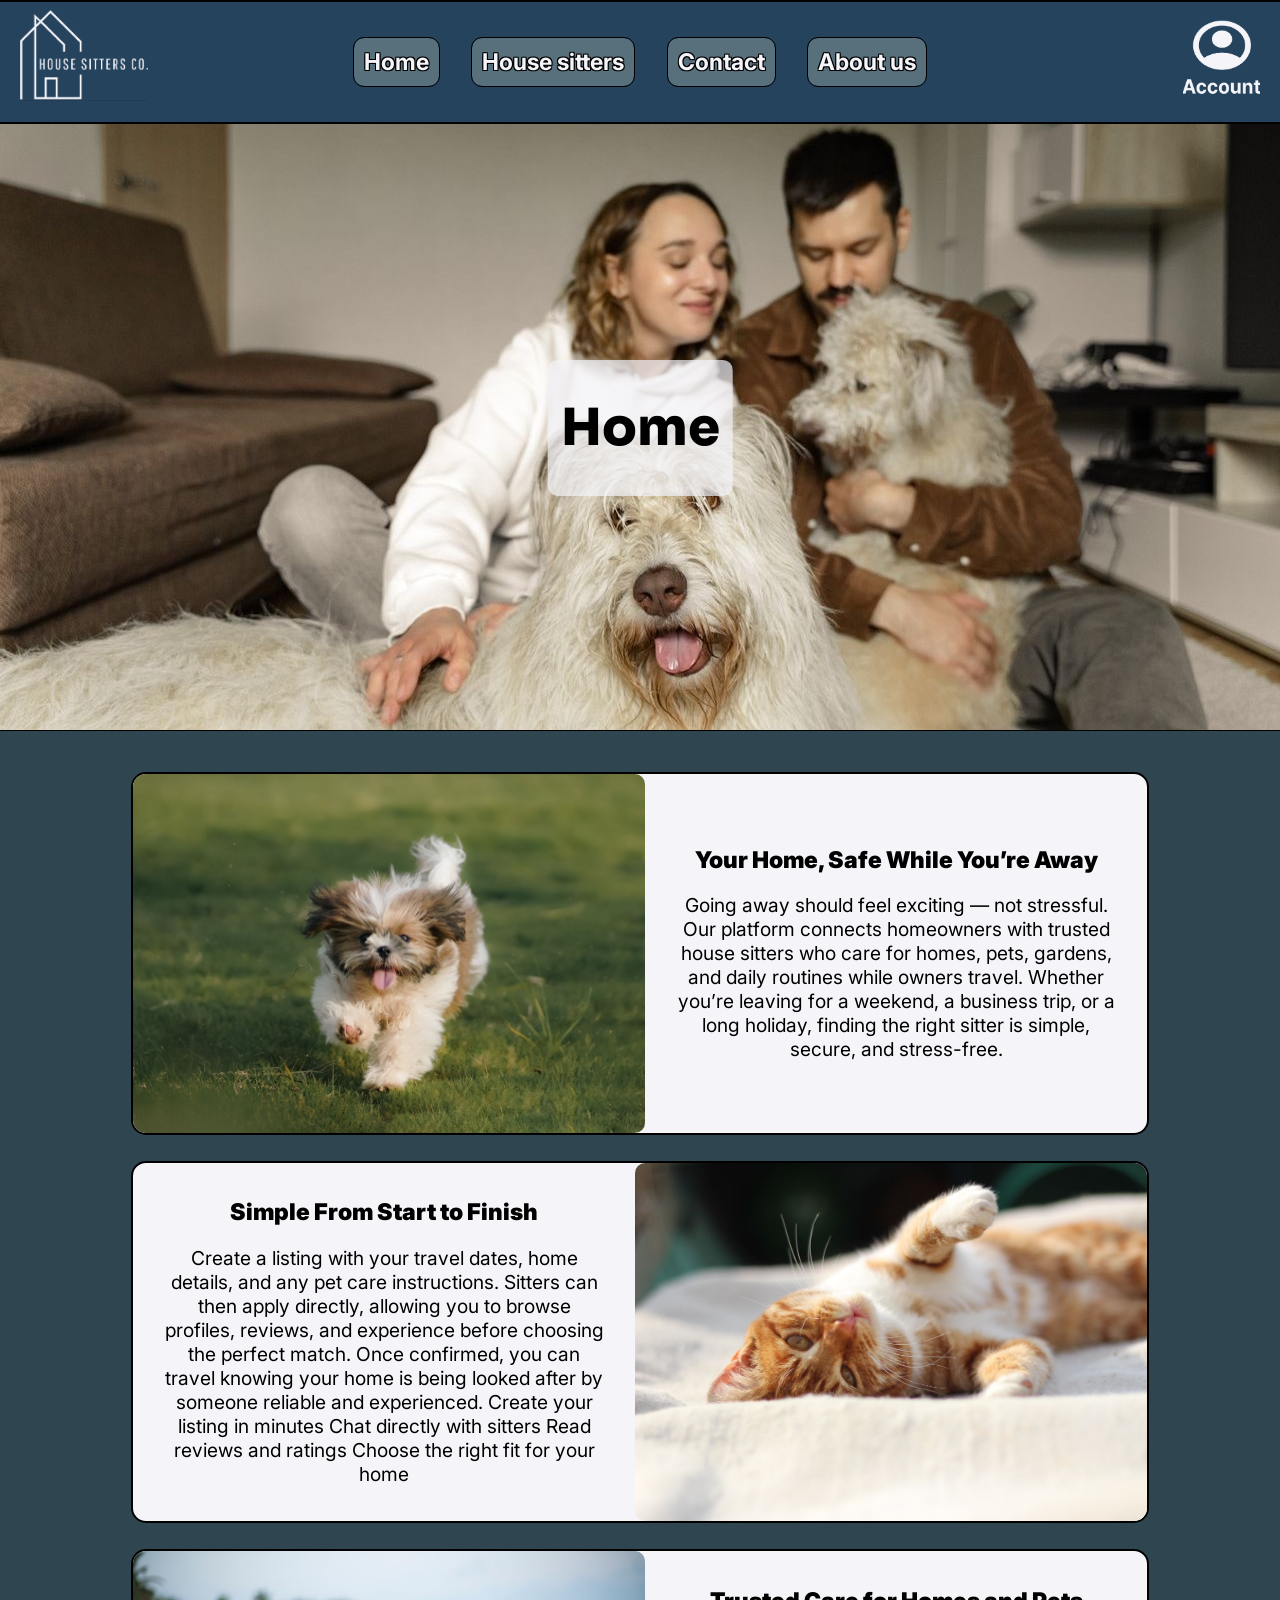
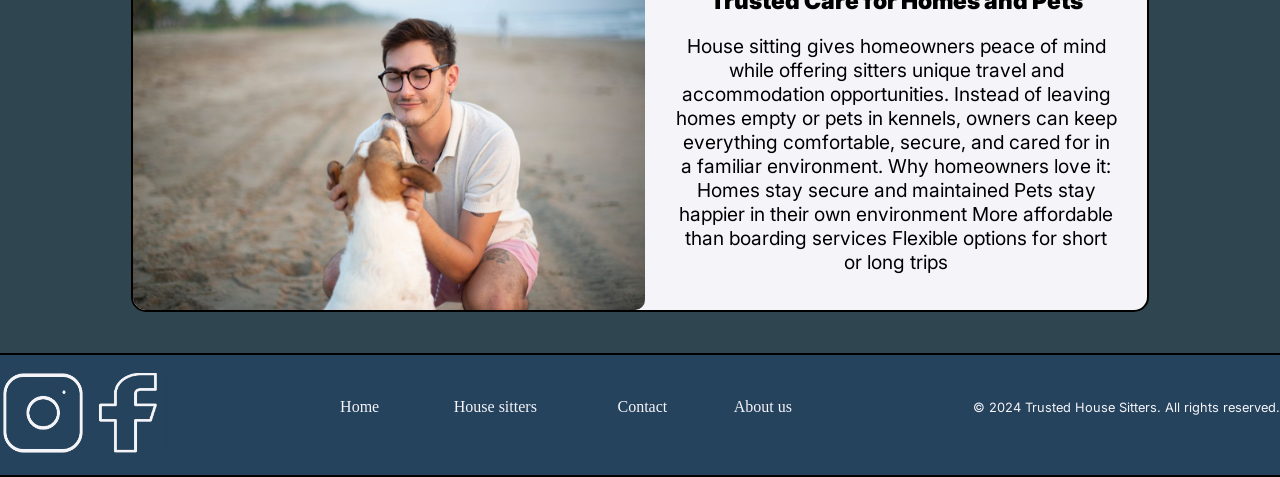
<file: index.html>
<!DOCTYPE html>
<html lang="en">
    <head>
        <meta charset="UTF-8">
        <meta name="viewport" content="width=device-width, initial-scale=1.0">
        <title>Trusted House sitters</title>
        <link rel="stylesheet" href="style.css">
        <link href='https://fonts.googleapis.com/css?family=Inter' rel='stylesheet'>
        <link href='https://fonts.googleapis.com/css?family=Sora' rel='stylesheet'>
    </head>
    <body>
        
        <!--Logo that links to the home page-->
		<div class="logo">
		  <a href="index.html"><img class="logo-pic" src="images/Logo.png" alt="TrustedHouseSitters"></a>
		</div>
		
		<!--Section header footer creates a blue background-->
		<section class="header-footer">			
			<br>
            <!--Navigation bar with buttons that link to the other pages-->
			<div class="navbar">
                <div class="nav-buttons"><button type="button" onclick="document.location='index.html'">Home</button></div>
                <div class="nav-buttons"><button type="button" onclick="document.location='houseSitters.html'">House sitters</button></div>
                <div class="nav-buttons"><button type="button" onclick="document.location='contact.html'">Contact</button></div>
                <div class="nav-buttons"><button type="button" onclick="document.location='about.html'">About us</button></div>
			</div>
		</section>

        <!--Account icon that links to the account page-->
        <div class="account">
		    <a href="account.php"><img class="icon" src="images/icon.png" alt="Account"></a>
		</div>
        
        <!--Banner image and banner text-->
        <div class="banner-box">
            <img class="banner" src="images/bannerHome.jpg" alt="Banner">
            <div class="banner-text">
                <h1>Home</h1>
            </div>
        </div>
        
        <!--Body content section-->
        <section class="body-content">
            <!--Table to display the three sections of the home page-->
            <table class="table-center display-table">
                <tr>
                    <td>
                        <table class="cell">
                            <tr>
                                <!--Image on the left and text on the right for the first section-->
                                <td class="cell-collapse"><img class="homeImage" src="images/homeImage1.jpg" alt="Home Image 1"></td>
                                <td class="cell-text">
                                    <h2>Your Home, Safe While You’re Away</h2>
                                    <p>Going away should feel exciting — not stressful. Our platform connects homeowners with trusted house sitters who care for homes, pets, gardens, and daily routines while owners travel. Whether you’re leaving for a weekend, a business trip, or a long holiday, finding the right sitter is simple, secure, and stress-free.</p>
                                </td>
                            </tr>
                        </table>
                    </td>   
                </tr>
                <tr><td><br></td></tr>
                <tr>
                    <td>
                        <table class="cell">
                            <tr>
                                <!--Text on the left and image on the right for the second section-->
                                <td class="cell-text">
                                    <h2>Simple From Start to Finish</h2>
                                    <p>Create a listing with your travel dates, home details, and any pet care instructions. Sitters can then apply directly, allowing you to browse profiles, reviews, and experience before choosing the perfect match. Once confirmed, you can travel knowing your home is being looked after by someone reliable and experienced.
    Create your listing in minutes
    Chat directly with sitters
    Read reviews and ratings
    Choose the right fit for your home</p>
                                </td>
                                <td class="cell-collapse"><img class="homeImage" src="images/homeImage2.jpg" alt="Home Image 2"></td>
                            </tr>
                        </table>
                    </td>
                </tr>
                <tr><td><br></td></tr>
                <tr>
                    <td>
                        <table class="cell">
                            <tr>
                                <!--Image on the left and text on the right for the third section-->
                                <td class="cell-collapse"><img class="homeImage" src="images/homeImage3.jpg" alt="Home Image 3"></td>
                                <td class="cell-text">
                                    <h2>Trusted Care for Homes and Pets</h2>
                                    <p>House sitting gives homeowners peace of mind while offering sitters unique travel and accommodation opportunities. Instead of leaving homes empty or pets in kennels, owners can keep everything comfortable, secure, and cared for in a familiar environment.
    Why homeowners love it:
    Homes stay secure and maintained
    Pets stay happier in their own environment
    More affordable than boarding services
    Flexible options for short or long trips</p>
                                </td>
                            </tr>
                        </table>
                    </td>
                </tr>
            </table>
        </section>
    </body>

    <!--Footer section with social media links-->
    <footer>
        <section class="header-footer">
            <div class="footer">
                <div class="socials">
                    <table>
                        <tr>
                            <td><a href="https://www.instagram.com"><img class="socials-img" src="images/instagram.jpg" alt="Instagram"></a></td>
                            <td><a href="https://www.facebook.com"><img class="socials-img" src="images/facebook.jpg" alt="Facebook"></a></td>
                        </tr>
                    </table>
                </div>
                <div class="footer-links">
                    <table class="footer-table">
                        <tr>
                            <td><a href="index.html">Home</a></td>
                            <td><a href="houseSitters.html">House sitters</a></td>
                            <td><a href="contact.html">Contact</a></td>
                            <td><a href="about.html">About us</a></td>
                        </tr>
                    </table>
                </div>
                <div class="footer-text">
                    <p>© 2024 Trusted House Sitters. All rights reserved.</p>
                </div>
            </div>
        </section>
    </footer>
</html>
</file>
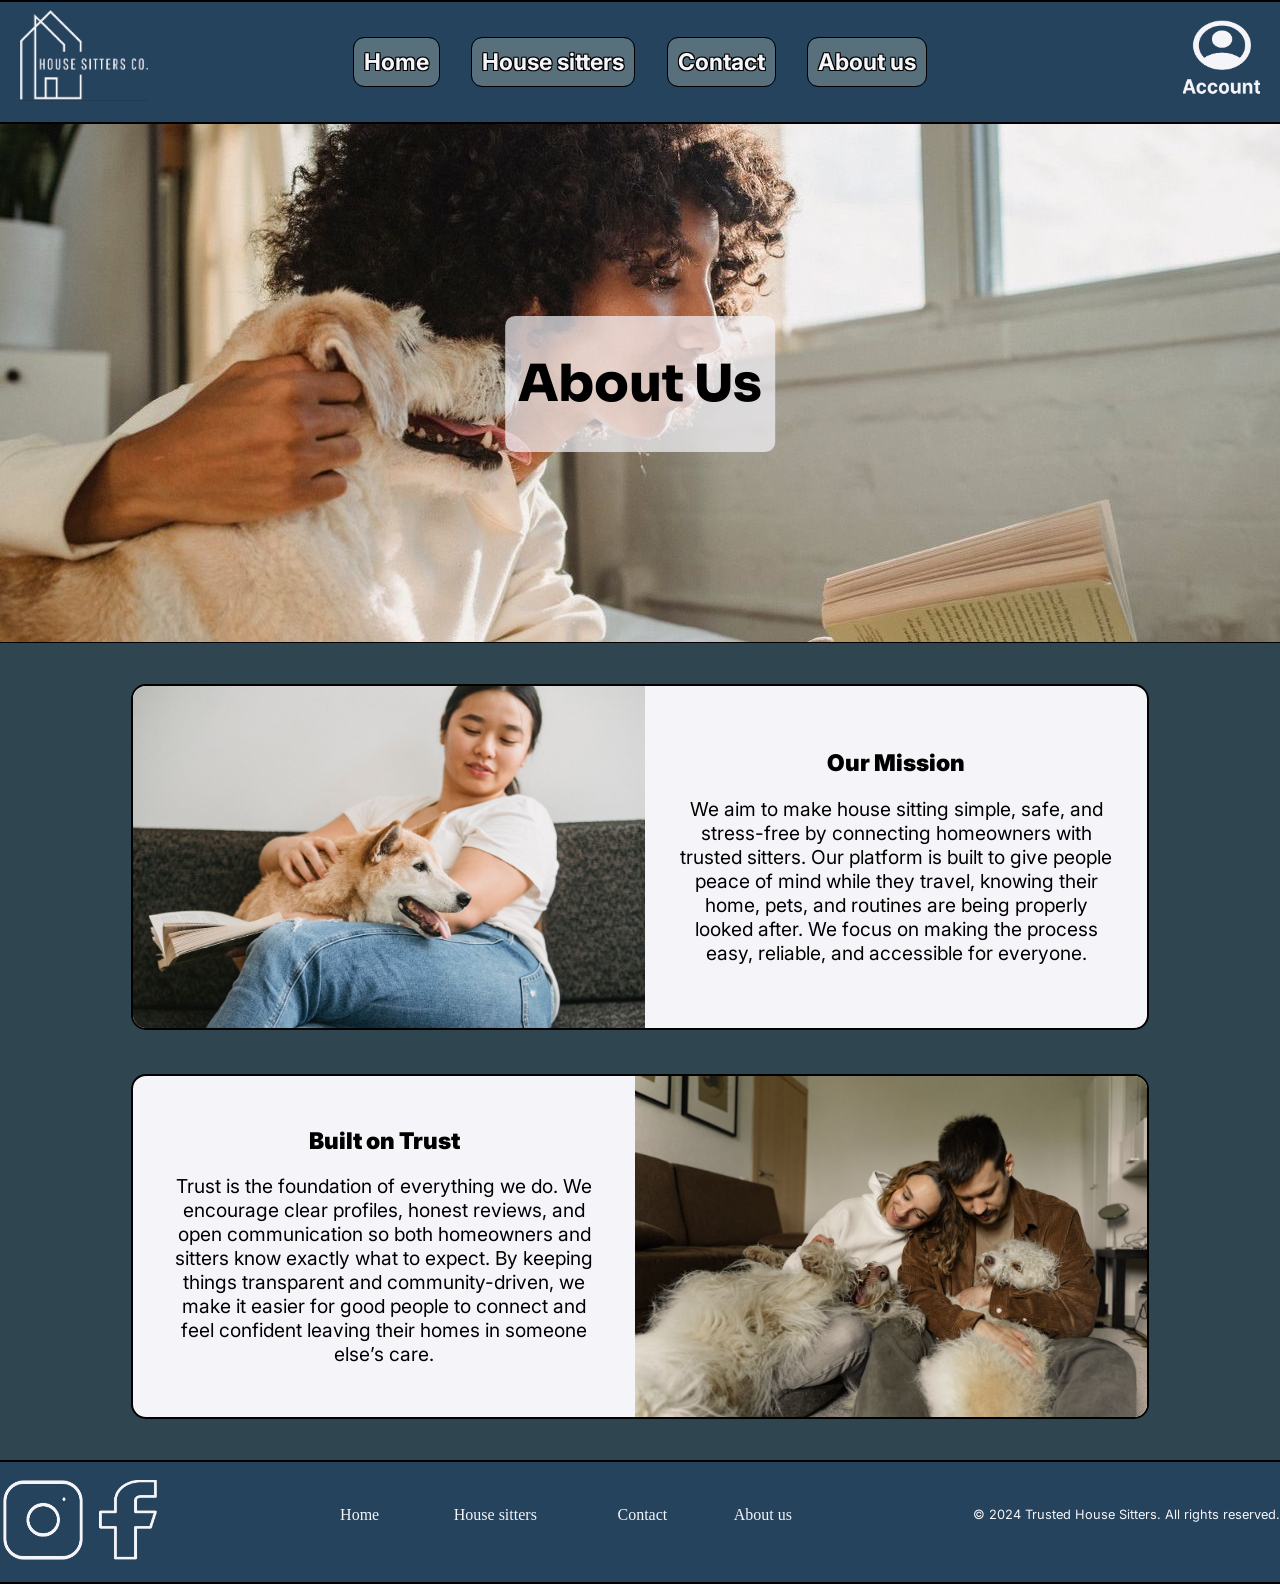
<file: about.html>
<!DOCTYPE html>
<html lang="en">
    <head>
        <meta charset="UTF-8">
        <meta name="viewport" content="width=device-width, initial-scale=1.0">
        <title>Trusted House sitters</title>
        <link rel="stylesheet" href="style.css">
        <link href='https://fonts.googleapis.com/css?family=Inter' rel='stylesheet'>
        <link href='https://fonts.googleapis.com/css?family=Sora' rel='stylesheet'>
    </head>
    <body>
        <!--Logo that links to the home page-->
		<div class="logo">
		  <a href="index.html"><img class="logo-pic" src="images/Logo.png" alt="TrustedHouseSitters"></a>
		</div>
		
		<!--Section header footer creates a blue background-->
		<section class="header-footer">			
			<br>
            <!--Navigation bar with buttons that link to the other pages-->
			<div class="navbar">
                <div class="nav-buttons"><button type="button" onclick="document.location='index.html'">Home</button></div>
                <div class="nav-buttons"><button type="button" onclick="document.location='houseSitters.html'">House sitters</button></div>
                <div class="nav-buttons"><button type="button" onclick="document.location='contact.html'">Contact</button></div>
                <div class="nav-buttons"><button type="button" onclick="document.location='about.html'">About us</button></div>
			</div>
		</section>

        <!--Account icon that links to the account page-->
        <div class="account">
		    <a href="account.php"><img class="icon" src="images/icon.png" alt="Account"></a>
		</div>

        <!--Banner image and banner text-->
        <div class="banner-box">
            <img class="banner" src="images/bannerAbout.jpg" alt="Banner">
            <div class="banner-text">
                <h1>About Us</h1>
            </div>
        </div>
        
        <!--Body content section-->
        <section class="body-content">
            <!--Table to display the two sections of the about page-->
            <table class="table-center, display-table">
                <tr>
                    <td>
                        <table class="cell">
                            <tr>
                                <!--Image on the left and text on the right for the first section-->
                                <td class="cell-collapse"><img class="aboutImage" src="images/aboutImage1.jpg" alt="About Image 1"></td>
                                <td class="cell-text">
                                    <h2>Our Mission</h2>
                                    <p>We aim to make house sitting simple, safe, and stress-free by connecting homeowners with trusted sitters. Our platform is built to give people peace of mind while they travel, knowing their home, pets, and routines are being properly looked after. We focus on making the process easy, reliable, and accessible for everyone.</p>
                                </td>
                            </tr>
                        </table>
                    </td>   
                </tr>
                <tr><td><br><br></td></tr>
                <tr>
                    <td>
                        <table class="cell">
                            <tr>
                                <!--Text on the left and image on the right for the second section-->
                                <td class="cell-text">
                                    <h2>Built on Trust</h2>
                                    <p>Trust is the foundation of everything we do. We encourage clear profiles, honest reviews, and open communication so both homeowners and sitters know exactly what to expect. By keeping things transparent and community-driven, we make it easier for good people to connect and feel confident leaving their homes in someone else’s care.</p>
                                </td>
                                <td class="cell-collapse"><img class="aboutImage" src="images/aboutImage2.jpg" alt="About Image 2"></td>
                            </tr>
                        </table>
                    </td>
                </tr>
            </table>
        </section>
    </body>

    <!--Footer section with social media links-->
    <footer>
        <section class="header-footer">
            <div class="footer">
                <div class="socials">
                    <table>
                        <tr>
                            <td><a href="https://www.instagram.com"><img class="socials-img" src="images/instagram.jpg" alt="Instagram"></a></td>
                            <td><a href="https://www.facebook.com"><img class="socials-img" src="images/facebook.jpg" alt="Facebook"></a></td>
                        </tr>
                    </table>
                </div>
                <div class="footer-links">
                    <table class="footer-table">
                        <tr>
                            <td><a href="index.html">Home</a></td>
                            <td><a href="houseSitters.html">House sitters</a></td>
                            <td><a href="contact.html">Contact</a></td>
                            <td><a href="about.html">About us</a></td>
                        </tr>
                    </table>
                </div>
                <div class="footer-text">
                    <p>© 2024 Trusted House Sitters. All rights reserved.</p>
                </div>
            </div>
        </section>
    </footer>
</html>
</file>
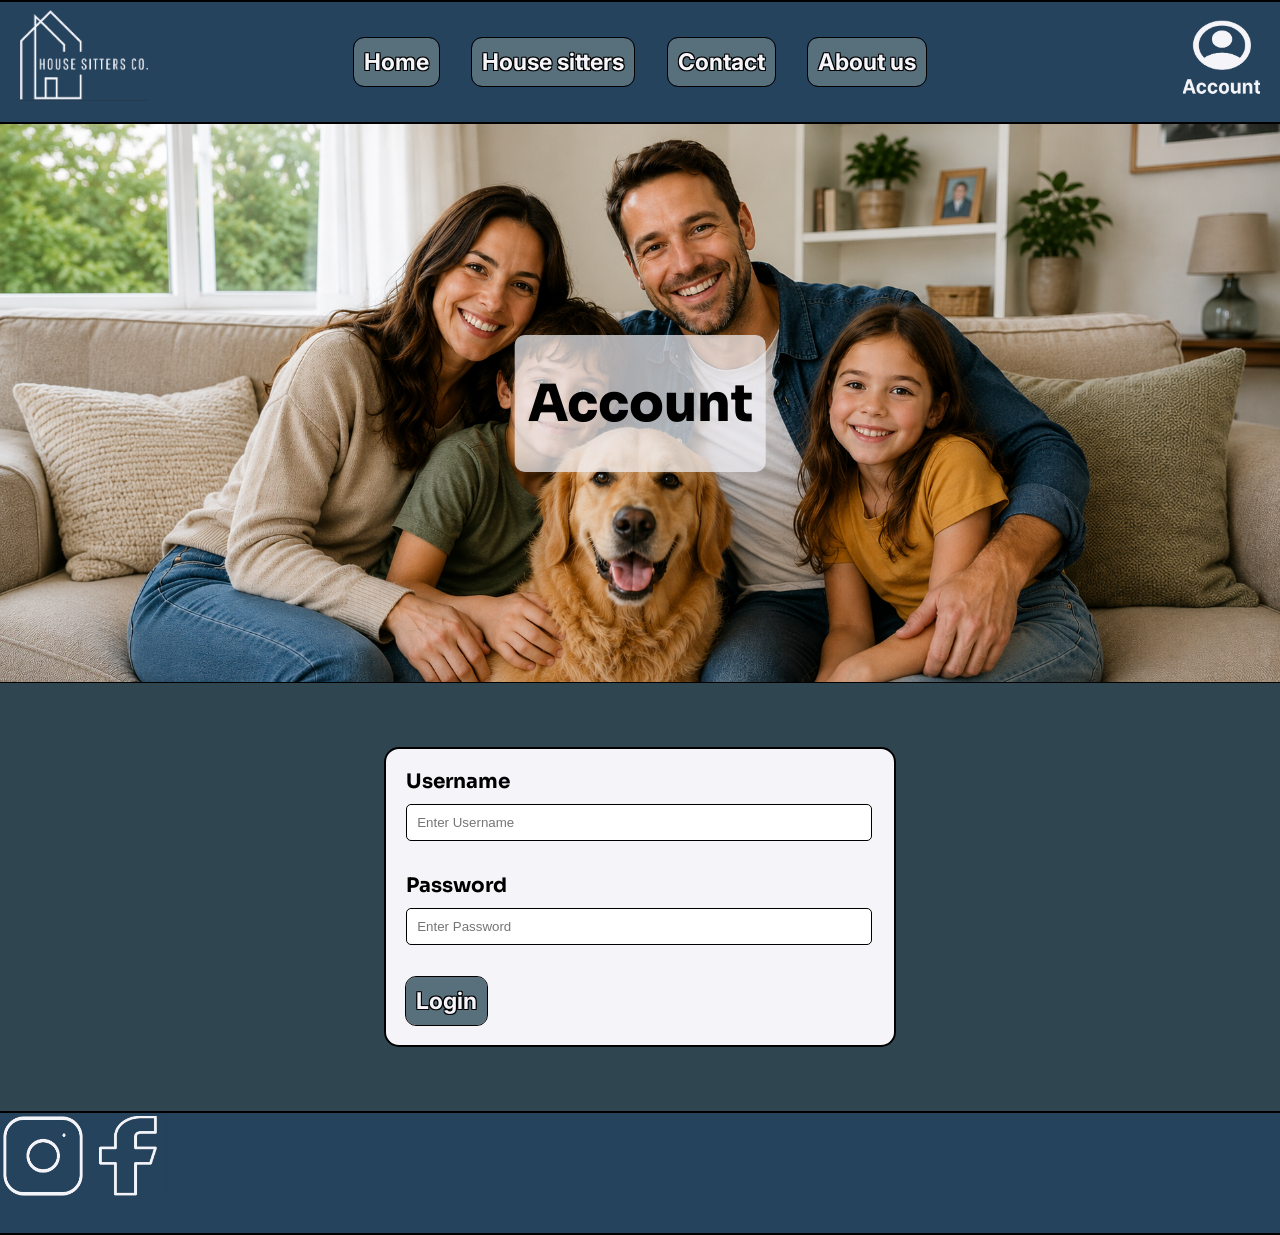
<file: account.html>
<!DOCTYPE html>
<html lang="en">
    <head>
        <meta charset="UTF-8">
        <meta name="viewport" content="width=device-width, initial-scale=1.0">
        <title>Trusted House sitters</title>
        <link rel="stylesheet" href="style.css">
        <link href='https://fonts.googleapis.com/css?family=Inter' rel='stylesheet'>
        <link href='https://fonts.googleapis.com/css?family=Sora' rel='stylesheet'>
    </head>
    <body>
    <!--Position of the logo-->
		<div class="logo">
		  <a href="index.html"><img class="logo-pic" src="images/Logo.png" alt="TrustedHouseSitters"></a>
		</div>
		
		<!--Section header footer creates a brown background-->
		<section class="header-footer">	
			<br>		
			<div class="navbar">
                <div class="nav-buttons"><button type="button" onclick="document.location='index.html'">Home</button></div>
                <div class="nav-buttons"><button type="button" onclick="document.location='HouseSitters.html'">House sitters</button></div>
                <div class="nav-buttons"><button type="button" onclick="document.location='contact.html'">Contact</button></div>
                <div class="nav-buttons"><button type="button" onclick="document.location='about.html'">About us</button></div>
			</div>
		</section>

        <div class="account">
		    <a href="account.php"><img class="icon" src="images/icon.png" alt="Account"></a>
		</div>

        <div class="banner-box">
            <img class="banner" src="images/bannerAccount.png" alt="Banner">
            <div class="banner-text">
                <h1>Account</h1>
            </div>
        </div>

        <form action="login-process.php" method="POST">
            <table class="table-center cell-form">
                <tr class="align-left">
                    <td><label for="uname"><b>Username</b></label><br><input class="login-box" type="text" id="uname" placeholder="Enter Username" name="uname" required></td>
                </tr>
                <td><br></td>
                <tr class="align-left">
                    <td><label for="psw"><b>Password</b></label><br><input class="login-box" type="password" id="psw" placeholder="Enter Password" name="psw" required></td>
                </tr>
                <td><br></td>
                <tr class="align-left">
                    <td><button type="submit">Login</button></td>
                </tr>
            </table>
        </form>
    </body>
    <footer class="header-footer">
        <table class="socials">
            <tr>
                <td><a href="https://www.instagram.com"><img class="socials-img" src="images/instagram.jpg" alt="Instagram"></a></td>
                <td><a href="https://www.facebook.com"><img class="socials-img" src="images/facebook.jpg" alt="Facebook"></a></td>
            </tr>
        </table>
    </footer>
</html>
</file>
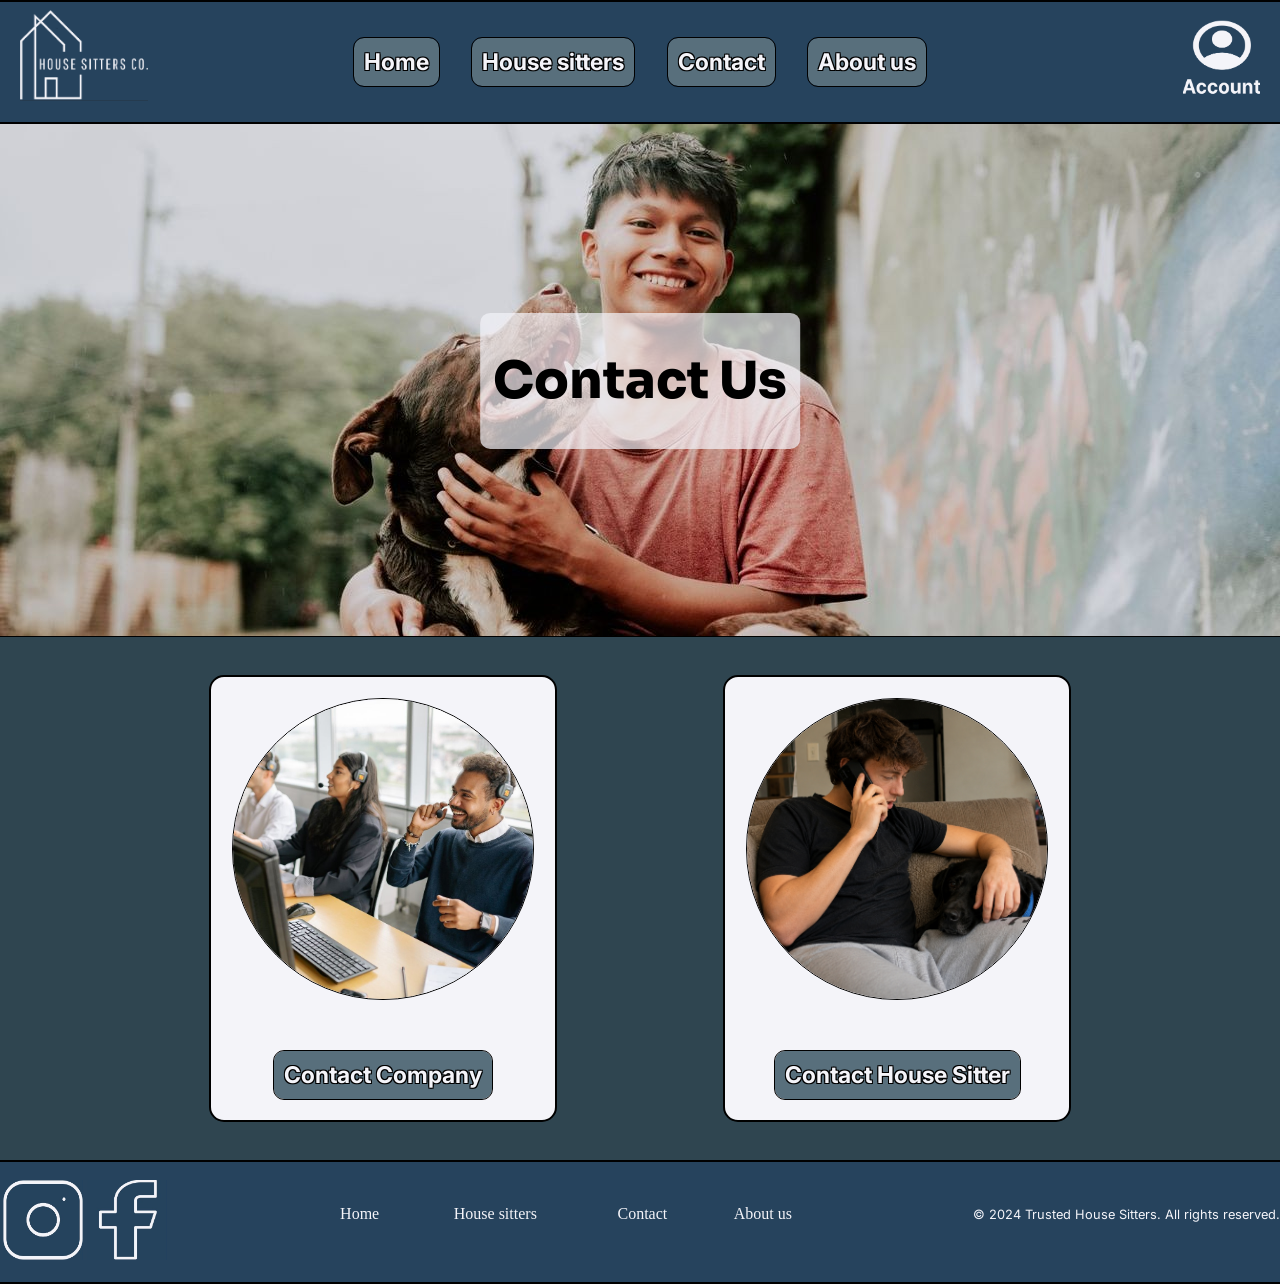
<file: contact.html>
<!DOCTYPE html>
<html lang="en">
    <head>
        <meta charset="UTF-8">
        <meta name="viewport" content="width=device-width, initial-scale=1.0">
        <title>Trusted House sitters</title>
        <link rel="stylesheet" href="style.css">
        <link href='https://fonts.googleapis.com/css?family=Inter' rel='stylesheet'>
        <link href='https://fonts.googleapis.com/css?family=Sora' rel='stylesheet'>
    </head>
    <body>
        <!--Logo that links to the home page-->
		<div class="logo">
		  <a href="index.html"><img class="logo-pic" src="images/Logo.png" alt="TrustedHouseSitters"></a>
		</div>
		
		<!--Section header footer creates a blue background-->
		<section class="header-footer">	
            <br>	
            <!--Navigation bar with buttons that link to the other pages-->	
			<div class="navbar">
                <div class="nav-buttons"><button type="button" onclick="document.location='index.html'">Home</button></div>
                <div class="nav-buttons"><button type="button" onclick="document.location='houseSitters.html'">House sitters</button></div>
                <div class="nav-buttons"><button type="button" onclick="document.location='contact.html'">Contact</button></div>
                <div class="nav-buttons"><button type="button" onclick="document.location='about.html'">About us</button></div>
			</div>
		</section>

        <!--Account icon that links to the account page-->
        <div class="account">
		    <a href="account.php"><img class="icon" src="images/icon.png" alt="Account"></a>
		</div>
        
        <!--Banner image and banner text-->
        <div class="banner-box">
            <img class="banner" src="images/bannerContact.jpg" alt="Banner">
            <div class="banner-text">
                <h1>Contact Us</h1>
            </div>
        </div>

        <!--Body content section-->
        <table class="table-center">
            <tr>
                <td>
                    <table class="contact-cell">
                        <tr>
                            <!--Image on the left and button on the right for the first section-->
                            <td><img class="contactImg" src="images/contactCompany.jpg" alt="Contact Company"></td>
                        </tr>
                        <tr>
                            <!--Button that links to the contact company page-->
                            <td><button type="button" onclick="document.location='contactCompany.html'">Contact Company</button></td>
                        </tr>
                    </table>
                </td>
                <td class="place-holder"></td>
                <td class="place-holder"></td>
                <td class="place-holder"></td>
                <td>
                    <table class="contact-cell">
                        <tr>
                            <td><img class="contactImg" src="images/contactHouseSitter.png" alt="Contact House Sitter"></td>
                        </tr>
                        <tr>
                            <td><button type="button" onclick="document.location='contactHouseSitter.html'">Contact House Sitter</button></td>
                        </tr>
                    </table>
                </td>
            </tr>
        </table>
    </body>
    <footer>
        <section class="header-footer">
            <div class="footer">
                <div class="socials">
                    <table>
                        <tr>
                            <td><a href="https://www.instagram.com"><img class="socials-img" src="images/instagram.jpg" alt="Instagram"></a></td>
                            <td><a href="https://www.facebook.com"><img class="socials-img" src="images/facebook.jpg" alt="Facebook"></a></td>
                        </tr>
                    </table>
                </div>
                <div class="footer-links">
                    <table class="footer-table">
                        <tr>
                            <td><a href="index.html">Home</a></td>
                            <td><a href="houseSitters.html">House sitters</a></td>
                            <td><a href="contact.html">Contact</a></td>
                            <td><a href="about.html">About us</a></td>
                        </tr>
                    </table>
                </div>
                <div class="footer-text">
                    <p>© 2024 Trusted House Sitters. All rights reserved.</p>
                </div>
            </div>
        </section>
    </footer>
</html>
</file>
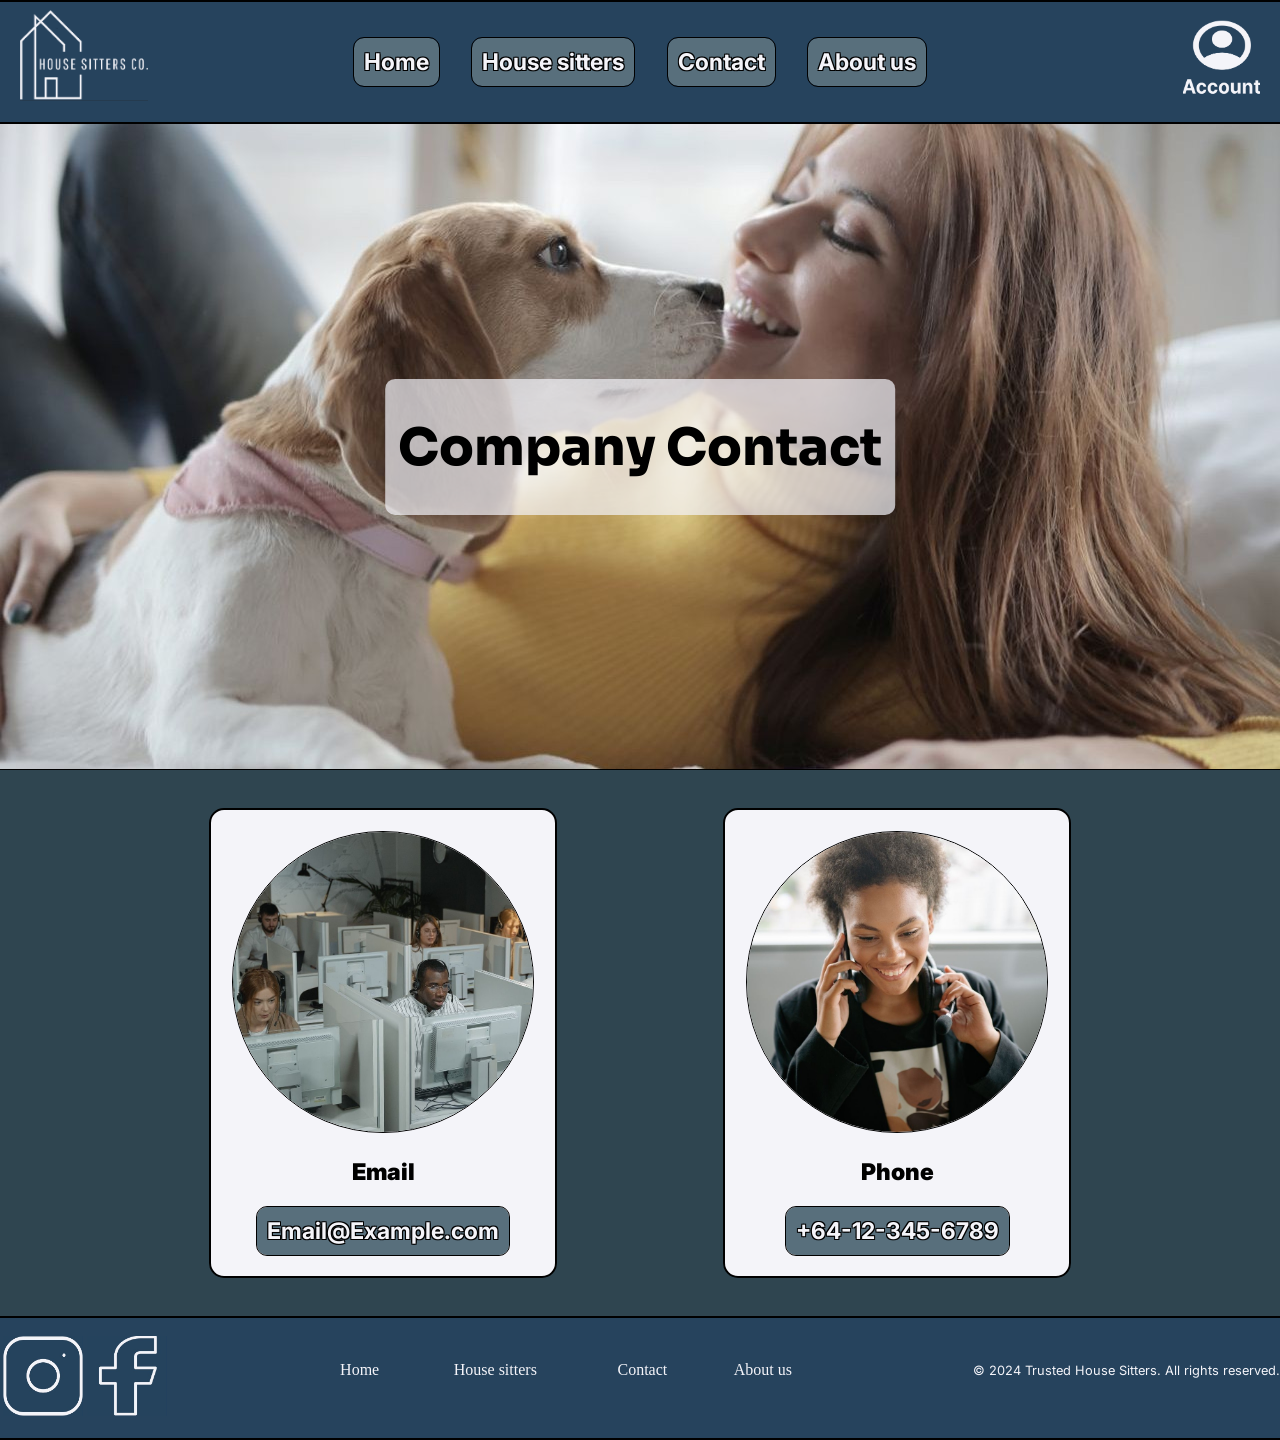
<file: contactCompany.html>
<!DOCTYPE html>
<html lang="en">
    <head>
        <meta charset="UTF-8">
        <meta name="viewport" content="width=device-width, initial-scale=1.0">
        <title>Trusted House sitters</title>
        <link rel="stylesheet" href="style.css">
        <link href='https://fonts.googleapis.com/css?family=Inter' rel='stylesheet'>
        <link href='https://fonts.googleapis.com/css?family=Sora' rel='stylesheet'>
    </head>
    <body>
    <!--Position of the logo-->
		<div class="logo">
		  <a href="index.html"><img class="logo-pic" src="images/Logo.png" alt="TrustedHouseSitters"></a>
		</div>
		
		<!--Section header footer creates a blue background-->
		<section class="header-footer">
            <br>			
			<div class="navbar">
                <div class="nav-buttons"><button type="button" onclick="document.location='index.html'">Home</button></div>
                <div class="nav-buttons"><button type="button" onclick="document.location='houseSitters.html'">House sitters</button></div>
                <div class="nav-buttons"><button type="button" onclick="document.location='contact.html'">Contact</button></div>
                <div class="nav-buttons"><button type="button" onclick="document.location='about.html'">About us</button></div>
			</div>
		</section>

        <div class="account">
		    <a href="account.php"><img class="icon" src="images/icon.png" alt="Account"></a>
		</div>
        
        <div class="banner-box">
            <img class="banner" src="images/contactCompanyBanner.jpg" alt="Banner">
            <div class="banner-text">
                <h1>Company Contact</h1>
            </div>
        </div>

        <table class="table-center">
            <tr>
                <td>
                    <table class="contact-cell">
                        <tr>
                            <td><img class="SecondaryContactImg" src="images/companyEmail.jpg" alt="Company Email"></td>
                        </tr>
                        <tr>
                            <td><h2>Email</h2></td>
                        </tr>
                        <tr>
                            <td><button type="button">Email@Example.com</button></td>
                        </tr>
                    </table>
                </td>
                <td class="place-holder"></td>
                <td class="place-holder"></td>
                <td class="place-holder"></td>
                <td>
                    <table class="contact-cell">
                        <tr>
                            <td><img class="SecondaryContactImg" src="images/companyPhone.jpg" alt="Comapny Phone"></td>
                        </tr>
                        <tr>
                            <td><h2>Phone</h2></td>
                        </tr>
                        <tr>
                            <td><button type="button">+64-12-345-6789</button></td>
                        </tr>
                    </table>
                </td>
            </tr>
        </table>
    </body>
    <footer>
        <section class="header-footer">
            <div class="footer">
                <div class="socials">
                    <table>
                        <tr>
                            <td><a href="https://www.instagram.com"><img class="socials-img" src="images/instagram.jpg" alt="Instagram"></a></td>
                            <td><a href="https://www.facebook.com"><img class="socials-img" src="images/facebook.jpg" alt="Facebook"></a></td>
                        </tr>
                    </table>
                </div>
                <div class="footer-links">
                    <table class="footer-table">
                        <tr>
                            <td><a href="index.html">Home</a></td>
                            <td><a href="houseSitters.html">House sitters</a></td>
                            <td><a href="contact.html">Contact</a></td>
                            <td><a href="about.html">About us</a></td>
                        </tr>
                    </table>
                </div>
                <div class="footer-text">
                    <p>© 2024 Trusted House Sitters. All rights reserved.</p>
                </div>
            </div>
        </section>
    </footer>
</html>
</file>
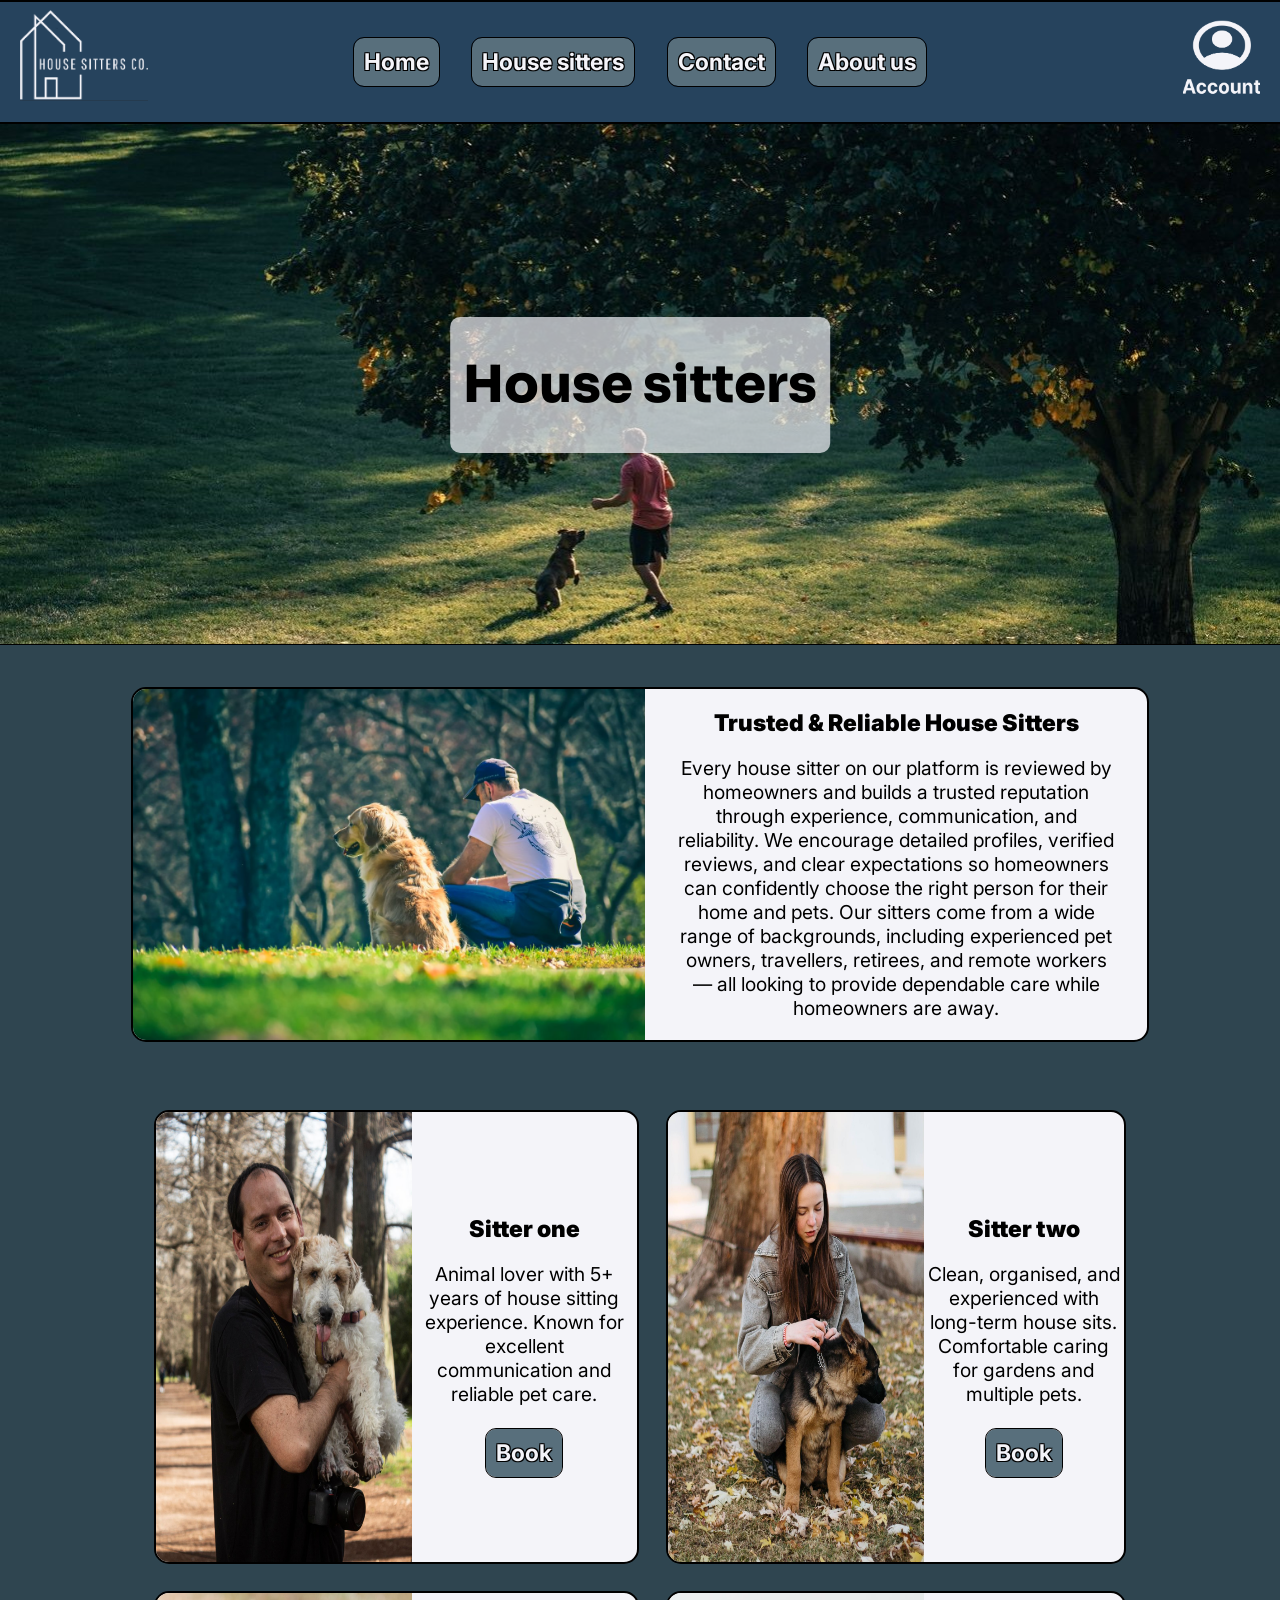
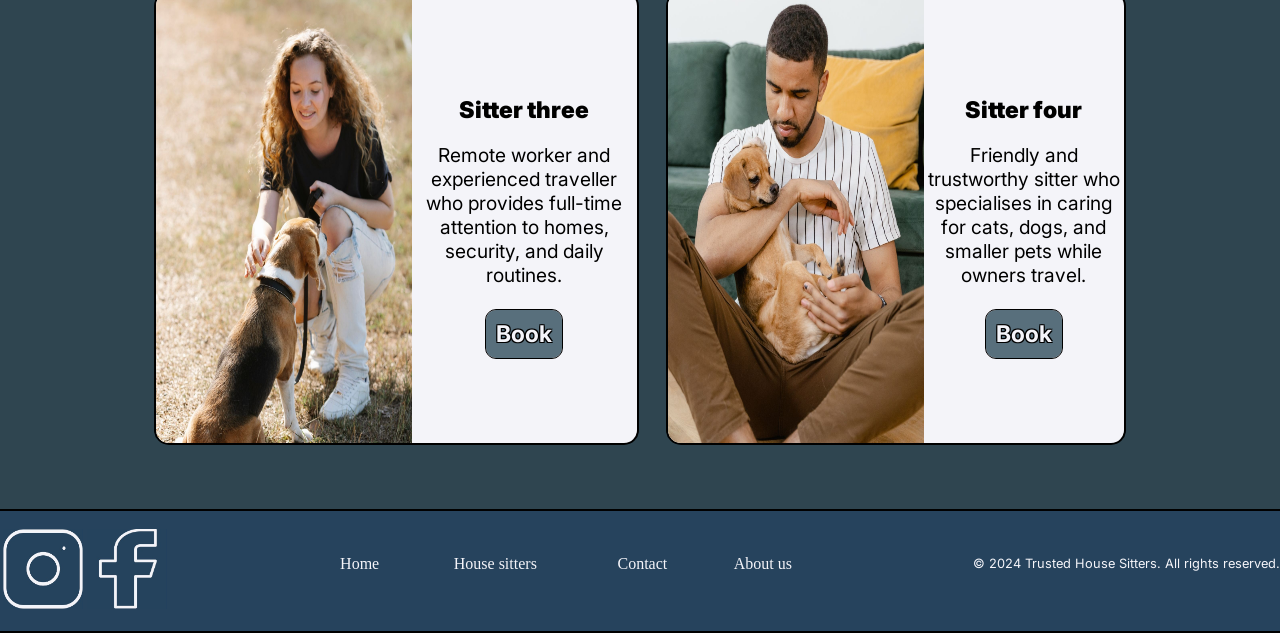
<file: houseSItters.html>
<!DOCTYPE html>
<html lang="en">
    <head>
        <meta charset="UTF-8">
        <meta name="viewport" content="width=device-width, initial-scale=1.0">
        <title>Trusted House sitters</title>
        <link rel="stylesheet" href="style.css">
        <link href='https://fonts.googleapis.com/css?family=Inter' rel='stylesheet'>
        <link href='https://fonts.googleapis.com/css?family=Sora' rel='stylesheet'>
    </head>
    <body>
    <!--Logo in the top left corner-->
		<div class="logo">
		  <a href="index.html"><img class="logo-pic" src="images/Logo.png" alt="TrustedHouseSitters"></a>
		</div>

		<!--Account icon in the top right corner-->
		<div class="account">
		    <a href="account.php"><img class="icon" src="images/icon.png" alt="Account"></a>
		</div>

		<!--Section header footer creates a blue background-->
		<section class="header-footer">	
            <br>		
            <div class="navbar">
                <div class="nav-buttons"><button type="button" onclick="document.location='index.html'">Home</button></div>
                <div class="nav-buttons"><button type="button" onclick="document.location='houseSitters.html'">House sitters</button></div>
                <div class="nav-buttons"><button type="button" onclick="document.location='contact.html'">Contact</button></div>
                <div class="nav-buttons"><button type="button" onclick="document.location='about.html'">About us</button></div>
			</div>
		</section>
        
        <!--Banner image with text-->
        <div class="banner-box">
            <img class="banner" src="images/bannerHouseSitter.jpg" alt="Banner">
            <div class="banner-text">
                <h1>House sitters</h1>
            </div>
        </div>

        <!--Information about house sitters-->
        <table class="table-center display-table">
            <tr>
                <td>
                    <table class="cell">
                        <tr>
                            <td class="cell-collapse"><img class="aboutImage" src="images/houseSitterInfo.jpg" alt="Info"></td>
                            <td class="cell-text">
                                <h2>Trusted & Reliable House Sitters</h2>
                                <p>Every house sitter on our platform is reviewed by homeowners and builds a trusted reputation through experience, communication, and reliability. We encourage detailed profiles, verified reviews, and clear expectations so homeowners can confidently choose the right person for their home and pets.
Our sitters come from a wide range of backgrounds, including experienced pet owners, travellers, retirees, and remote workers — all looking to provide dependable care while homeowners are away.</p>
                            </td>
                        </tr>
                    </table>
                </td>   
            </tr>
        </table>
        
        <!--List of house sitters with images and descriptions-->
        <table class="table-center display-table houseSitterSpacing">
            <tr>
                <td>
                    <table class="cell">
                        <tr>
                            <!-- Each house sitter is displayed in a table cell with an image, name, description, and a booking button -->
                            <td class="cell-collapse"><img class="houseSitter" src="images/sitter1.jpg" alt="Sitter 1"></td>
                            <td>
                                <table>
                                    <tr>
                                        <td>
                                            <h2>Sitter one</h2>
                                            <p>Animal lover with 5+ years of house sitting experience. Known for excellent communication and reliable pet care.</p>
                                        </td>
                                    </tr>
                                    <tr>
                                        <td><button type="button" onclick="document.location='contactHouseSitter.html'">Book</button></td>
                                    </tr>
                                </table>
                            </td>
                        </tr>
                    </table>
                </td>
                <td>
                    <table class="cell">
                        <tr>
                            <td class="cell-collapse"><img class="houseSitter" src="images/sitter2.jpg" alt="Sitter 2"></td>
                            <td>
                                <table>
                                    <tr>
                                        <td>
                                            <h2>Sitter two</h2>
                                            <p>Clean, organised, and experienced with long-term house sits. Comfortable caring for gardens and multiple pets.</p>
                                        </td>
                                    </tr>
                                    <tr>
                                        <td><button type="button" onclick="document.location='contactHouseSitter.html'">Book</button></td>
                                    </tr>
                                </table>
                            </td>
                        </tr>
                    </table>
                </td>
            </tr>
            <tr>
                <td>
                    <table class="cell">
                        <tr>
                            <td class="cell-collapse"><img class="houseSitter" src="images/sitter3.jpg" alt="Sitter 3"></td>
                            <td>
                                <table>
                                    <tr>
                                        <td>
                                            <h2>Sitter three</h2>
                                            <p>Remote worker and experienced traveller who provides full-time attention to homes, security, and daily routines.</p>
                                        </td>
                                    </tr>
                                    <tr>
                                        <td><button type="button" onclick="document.location='contactHouseSitter.html'">Book</button></td>
                                    </tr>
                                </table>
                            </td>
                        </tr>
                    </table>
                </td>
                <td>
                    <table class="cell">
                        <tr>
                            <td class="cell-collapse"><img class="houseSitter" src="images/sitter4.jpg" alt="Sitter 4"></td>
                            <td>
                                <table>
                                    <tr>
                                        <td>
                                            <h2>Sitter four</h2>
                                            <p>Friendly and trustworthy sitter who specialises in caring for cats, dogs, and smaller pets while owners travel.</p>
                                        </td>
                                    </tr>
                                    <tr>
                                        <td><button type="button" onclick="document.location='contactHouseSitter.html'">Book</button></td>
                                    </tr>
                                </table>
                            </td>
                        </tr>
                    </table>
                </td>
            </tr>
        </table>
    </body>

    <!--Footer section with social media links-->
    <footer>
        <section class="header-footer">
            <div class="footer">
                <div class="socials">
                    <table>
                        <tr>
                            <td><a href="https://www.instagram.com"><img class="socials-img" src="images/instagram.jpg" alt="Instagram"></a></td>
                            <td><a href="https://www.facebook.com"><img class="socials-img" src="images/facebook.jpg" alt="Facebook"></a></td>
                        </tr>
                    </table>
                </div>
                <div class="footer-links">
                    <table class="footer-table">
                        <tr>
                            <td><a href="index.html">Home</a></td>
                            <td><a href="houseSitters.html">House sitters</a></td>
                            <td><a href="contact.html">Contact</a></td>
                            <td><a href="about.html">About us</a></td>
                        </tr>
                    </table>
                </div>
                <div class="footer-text">
                    <p>© 2024 Trusted House Sitters. All rights reserved.</p>
                </div>
            </div>
        </section>
    </footer>
</html>
</file>
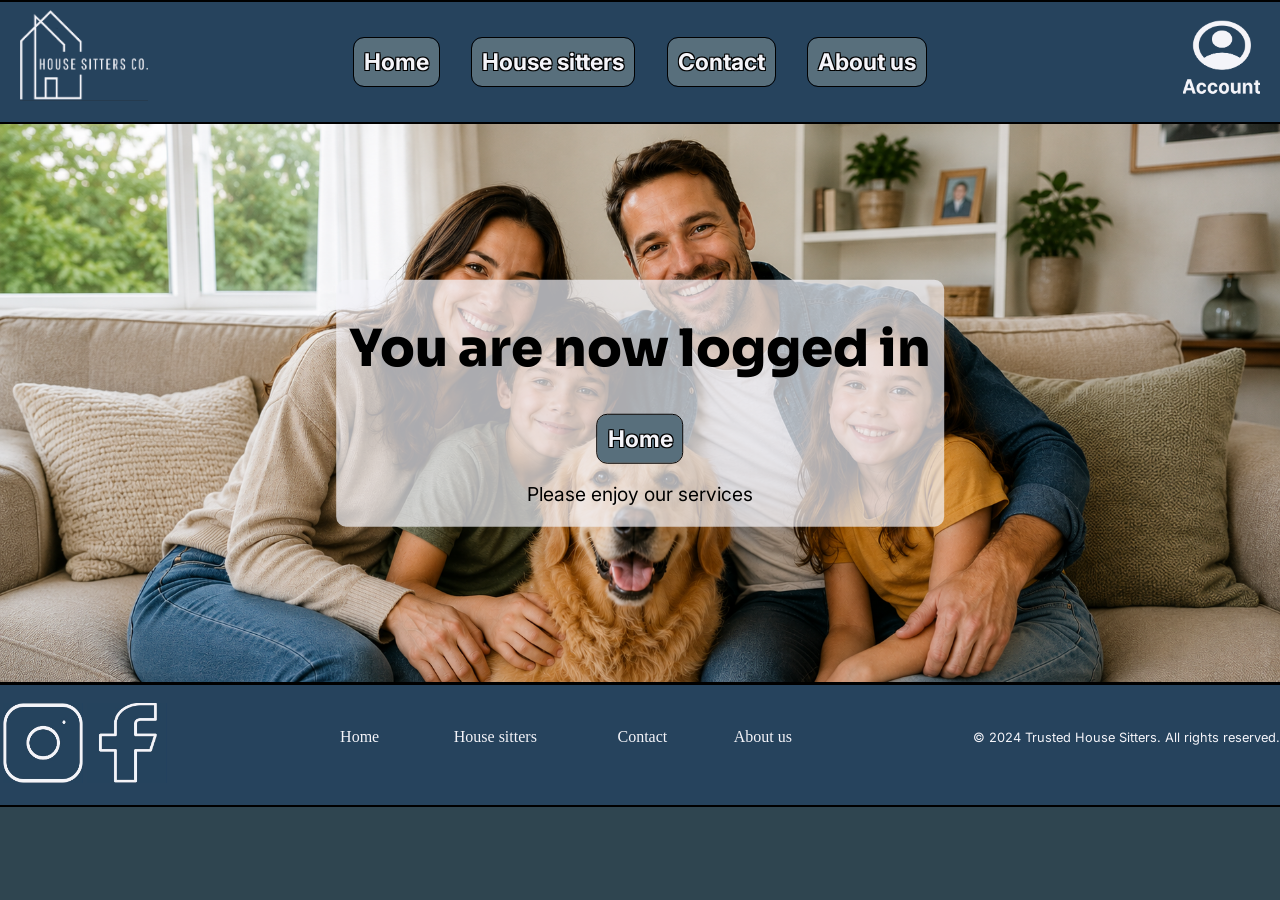
<file: loggedIn.html>
<!DOCTYPE html>
<html lang="en">
    <head>
        <meta charset="UTF-8">
        <meta name="viewport" content="width=device-width, initial-scale=1.0">
        <title>Trusted House sitters</title>
        <link rel="stylesheet" href="style.css">
        <link href='https://fonts.googleapis.com/css?family=Inter' rel='stylesheet'>
        <link href='https://fonts.googleapis.com/css?family=Sora' rel='stylesheet'>
    </head>
    <body>
    <!--Position of the logo-->
		<div class="logo">
		  <a href="index.html"><img class="logo-pic" src="images/Logo.png" alt="TrustedHouseSitters"></a>
		</div>
		
		<!--Section header footer creates a brown background-->
		<section class="header-footer">	
            <br>		
			<div class="navbar">
                <div class="nav-buttons"><button type="button" onclick="document.location='index.html'">Home</button></div>
                <div class="nav-buttons"><button type="button" onclick="document.location='houseSitters.html'">House sitters</button></div>
                <div class="nav-buttons"><button type="button" onclick="document.location='contact.html'">Contact</button></div>
                <div class="nav-buttons"><button type="button" onclick="document.location='about.html'">About us</button></div>
			</div>
		</section>

        <div class="account">
		    <a href="account.html"><img class="icon" src="images/icon.png" alt="Account"></a>
		</div>
        
        <div class="banner-box">
            <img class="banner" src="images/loggedInBanner.png" alt="Banner">
            <div class="banner-text">
                <h1>You are now logged in</h1>
                <div class="nav-buttons"><button type="button" onclick="document.location='index.html'">Home</button></div>
                <p>Please enjoy our services</p>
            </div>
        </div>


    </body>
    <footer>
        <section class="header-footer">
            <div class="footer">
                <div class="socials">
                    <table>
                        <tr>
                            <td><a href="https://www.instagram.com"><img class="socials-img" src="images/instagram.jpg" alt="Instagram"></a></td>
                            <td><a href="https://www.facebook.com"><img class="socials-img" src="images/facebook.jpg" alt="Facebook"></a></td>
                        </tr>
                    </table>
                </div>
                <div class="footer-links">
                    <table class="footer-table">
                        <tr>
                            <td><a href="index.html">Home</a></td>
                            <td><a href="houseSitters.html">House sitters</a></td>
                            <td><a href="contact.html">Contact</a></td>
                            <td><a href="about.html">About us</a></td>
                        </tr>
                    </table>
                </div>
                <div class="footer-text">
                    <p>© 2024 Trusted House Sitters. All rights reserved.</p>
                </div>
            </div>
        </section>
    </footer>
</html>
</file>
<file: style.css>
/* Style for the headings with the h1 tag on the website */
h1{
    font-family: 'Sora';
    font-weight: 900;
    font-size: 4vw;
}

/* Style for the paragraphs on the website */
p{
    font-family: 'Inter';
    font-size: 1.5vw;
}

/* Style for the headings with the h2 tag on the website */
h2{
    font-family: 'Inter';
    font-weight: 900;
    font-size: 1.8vw;
}

/* Style for the images on the home page */
.homeImage{
    width: 40vw;
    height: 28vw;
    border-radius: 10px;
    display: block;
    border: 0;
}

/* Style for the images on the about page */
.aboutImage{
    width: 40vw;
    height: 100%;
    display: block;
    border: 0;
    object-fit: cover;
}

/* Style for the logo image */
.logo-pic{
    width: 10vw;
    height: 90%;
}

/* Style for the social media logos */
.socials-img{
    width: 80px;
    height: 80px;
}

/* Style for the icon logo icon */
.icon{
    width: 6vw;
    height: 6vw;
}

/* Style for the banner image */
.banner{
    width: 100%;
    height: auto;
    display: block;
    border-bottom: 1px solid black;
    padding: 0;
}

/* Style for the table centering of a table */
.table-center{
    margin-right: auto;
    margin-left: auto;
    margin-top: auto;
    margin-bottom: auto;
    text-align: center;
}

/* Style for the logo box */
div.logo{
    position: absolute;
    left: 20px;
    top: 10px;
}

/* Style for the account icon box */
div.account{
    position: absolute;
    right: 20px;
    top: 20px;
}

/* Style for the banner box container */
div.banner-box{
    position: relative;
    text-align: center;
    width: 100%;
    padding: 0;
}

/* Style for the banner text container */
div.banner-text{
    position: absolute;
    top: 50%;
    left: 50%;
    transform: translate(-50%, -50%);
}

/* Style for the placeholder element in tables */
.place-holder {
	width: 50px;
	height: 10px;
}

/* Style for the contact image */
.contactImg{
    height: 300px;
    width: 300px;
    border-radius: 300px;
    border: 1px solid black;
    margin-bottom: 15%;
}

/* Style for the secondary contact image */
.SecondaryContactImg{
    height: 300px;
    width: 300px;
    border-radius: 300px;
    border: 1px solid black;
}

/* Style for the house sitter images */
.houseSitter{
    height: 50vh;
    width: 20vw;
    display: block;
    border: 0;
}

/* Style for the text alignment to the left */
.align-left{
    text-align: left;
}

/* Style for the header and footer sections of the page */
.header-footer{
    background: #26435D;
    height: 120px;
    width: 100%;
    border-top: 2px solid black;
    border-bottom: 2px solid black;
}

/* Style for the body section of the page */
body{
    margin: 0;
    padding: 0;
    background: #2f4550;
}

/* Style for aLL buttons */
button{
    background: #586F7C;
    color: #F4F4F9;
    border-radius: 10px;
    font-family: 'Inter';
    font-size: 1.8vw;
    border: none;
    padding: 10px;
    font-weight: bold;
    outline: 1px solid black;
    text-shadow: -1px -1px 0 #000, 1px -1px 0 #000, -1px 1px 0 #000, 1px 1px 0 #000;
}

/* Style for aLL buttonS when hovered over */
button:hover{
    background: #2e4655;
    color: #F4F4F9;
    border-radius: 10px;
    font-family: 'Inter';
    font-size: 1.8vw;
    border: none;
    padding: 10px;
    font-weight: bold;
    outline: 1px solid black;
    text-shadow: -1px -1px 0 #000, 1px -1px 0 #000, -1px 1px 0 #000, 1px 1px 0 #000;
}

/* Style for main display tables */
.display-table{
    margin-left: 10%;
    margin-right: 10%;
    margin-top: 3%;
    margin-bottom: 3%;
}

/* Style for the navigation buttons container */
.nav-buttons{
    text-align: center;
}

/* Style for the navigation bar */
.navbar{
    position: relative;
    display: flex;
    top: 15%;
    left: 25vw;
    justify-content: space-evenly;
    width: 50vw;
    flex-direction: row;
}

/* Style for the cells that contain content */
.cell{
    border-radius: 15px;
    background-color: #F4F4F9;
    padding: 0px;
    overflow: hidden;
    border: 2px solid black;
    border-spacing: 0;
    height: 100%;
}

/* Collapses all content in cells that this is applied to */
.cell-collapse{
    padding: 0;
    border-spacing: 0;
    height: 100%;
}

/* Style for the form container */
.cell-form{
    border-radius: 15px;
    background-color: #F4F4F9;
    padding: 1.5%;
    overflow: hidden;
    border: 2px solid black;
    border-spacing: 0;
    margin-top: 5%;
    margin-bottom: 5%;
    width: 40%;
}

/* Style for the text inside the cells */
.cell-text{
    text-align: center;
    padding-left: 3%;
    padding-right: 3%;
}

/* Style for the banner text */
.banner-text{
    background-color: #F4F4F9b3;
    padding-top: 0.1%;
    padding-bottom: 0.1%;
    padding-right: 1%;
    padding-left: 1%;
    border-radius: 10px;
}

/* Style for the house sitter spacing from each other*/
.houseSitterSpacing{
    border-spacing: 2vw;
}

/* Style for the contact info container */
.contact-cell{
    border-radius: 15px;
    background-color: #F4F4F9;
    padding: 20px;
    overflow: hidden;
    border: 2px solid black;
    border-spacing: 0;
    margin-top: 10%;
    margin-bottom: 10%
}

/* Style for the login form container */
.login-box{
    width: 95%;
    padding: 10px;
    margin: 10px 0;
    border: 1px solid black;
    border-radius: 5px;
}

/* Style for the login form input boxes */
label{
    font-family: 'Sora';
    font-weight: 900;
    font-size: 20px;
}

/* Style for the login error message */
.login-error {
    color: red;
    margin-top: 10px;
}

/*The size of the socials box*/
div.socials{
    display: flex;
    gap: 20px;
    margin-top: 15px;
}

div.account-header {
    margin: auto;
    text-align: center;
    margin-top: 20px;
    margin-bottom: 20px;
    width: 25vw;
}

.account-header{
    background-color: #F4F4F9b3;
    padding-top: 0.1%;
    padding-bottom: 0.1%;
    padding-right: 1%;
    padding-left: 1%;
    border-radius: 10px;
}

.footer-table{
    width: 100%;
    height: 100%;
    border-spacing: 0;
    padding: 0;
}

.footer-table a{
    text-decoration: none;
    color: #F4F4F9;
}

.footer-table a:hover{
    text-decoration: underline;
    color: #F4F4F9;
}

.footer-links{
    text-align: center;
    padding: 0;
    margin: auto;
    width: 40%;
    bottom: 10px;
}

.footer{
    display: flex;
    justify-content: space-between;
    align-items: center;
}

.footer-text p{
    font-family: 'Inter';
    font-size: 1vw;
    color: #F4F4F9;
}
</file>
